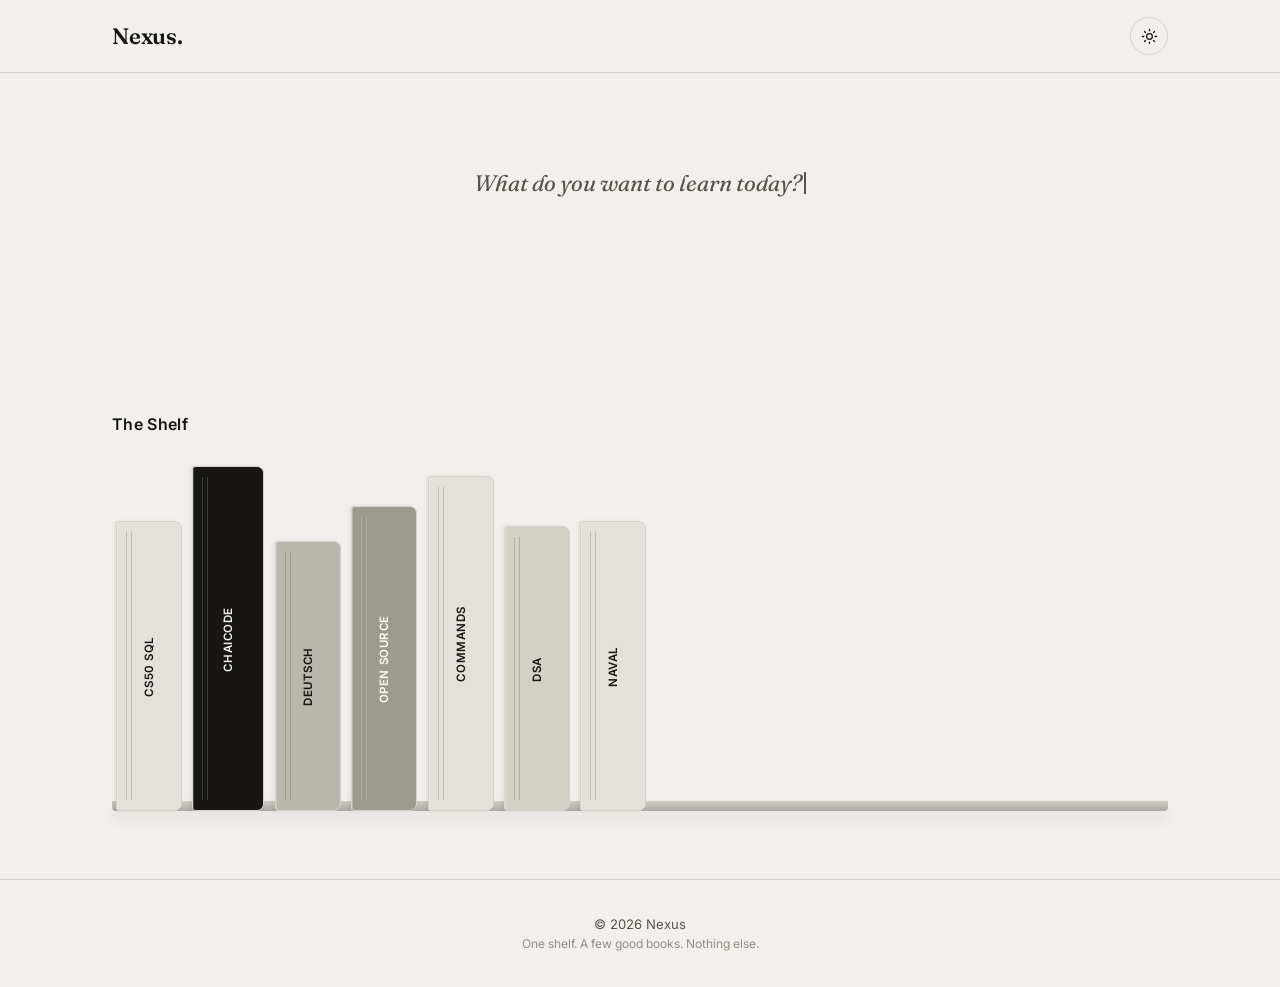
<file: index.html>
<!DOCTYPE html>
<html lang="en">
<head>
  <meta charset="UTF-8" />
  <meta name="viewport" content="width=device-width, initial-scale=1.0" />
  <title>Nexus — My Personal Learning Zone</title>
  <meta name="description" content="Nexus is a personal learning shelf — the handful of courses, books, and references I'm actually using right now." />

  <link rel="preconnect" href="https://fonts.googleapis.com" />
  <link rel="preconnect" href="https://fonts.gstatic.com" crossorigin />
  <link href="https://fonts.googleapis.com/css2?family=Fraunces:ital,opsz,wght@0,9..144,500;0,9..144,600;1,9..144,500&family=Inter:wght@400;500;600;700&display=swap" rel="stylesheet" />

  <link rel="stylesheet" href="css/style.css?v=2" />
</head>
<body>

  <!-- ============================== HEADER ============================== -->
  <header class="site-header">
    <div class="container">
      <a href="index.html" class="logo">Nexus.</a>
      <button id="theme-toggle" class="icon-btn" aria-label="Toggle dark mode" aria-pressed="false">
        <svg viewBox="0 0 24 24" fill="none" stroke="currentColor" stroke-width="1.8" stroke-linecap="round">
          <circle cx="12" cy="12" r="4"/>
          <path d="M12 2v2M12 20v2M4.9 4.9l1.4 1.4M17.7 17.7l1.4 1.4M2 12h2M20 12h2M4.9 19.1l1.4-1.4M17.7 6.3l1.4-1.4"/>
        </svg>
      </button>
    </div>
  </header>

  <!-- ================================ BODY ================================ -->
  <main class="site-main">

    <!-- Hero: one typed question, then the mark. No further copy needed. -->
    <section class="hero">
      <div class="container">
        <p class="hero-line" id="hero-line"></p>
        <h1 id="hero-title">Nexus.</h1>
        <p class="tagline" id="hero-tagline">My personal learning zone</p>
      </div>
    </section>

    <!-- The Shelf -->
    <section class="shelf-section">
      <div class="container">
        <div class="shelf-label">
          <h2>The Shelf</h2>
          <span class="shelf-hint" id="shelf-hint">
            Scroll to browse
            <svg viewBox="0 0 24 24" fill="none" stroke="currentColor" stroke-width="2" stroke-linecap="round">
              <path d="M9 6l6 6-6 6"/>
            </svg>
          </span>
        </div>
        <div class="shelf-wrap">
          <div class="shelf" id="shelf" aria-label="Resource shelf — click a book to read more">
            <!-- Spines injected here by js/app.js from js/data.js -->
          </div>
        </div>
      </div>
    </section>

  </main>

  <!-- ============================== FOOTER ============================== -->
  <footer class="site-footer">
    <div class="container">
      <p class="copyright">© 2026 Nexus</p>
      <p class="credit">One shelf. A few good books. Nothing else.</p>
    </div>
  </footer>

  <!-- Reading panel: opens when a book is pulled off the shelf -->
  <div class="panel-backdrop" id="panel-backdrop">
    <div class="panel" id="panel"></div>
  </div>

  <script src="js/theme.js?v=2"></script>
  <script src="js/data.js?v=2"></script>
  <script src="js/app.js?v=2"></script>
</body>
</html>
</file>
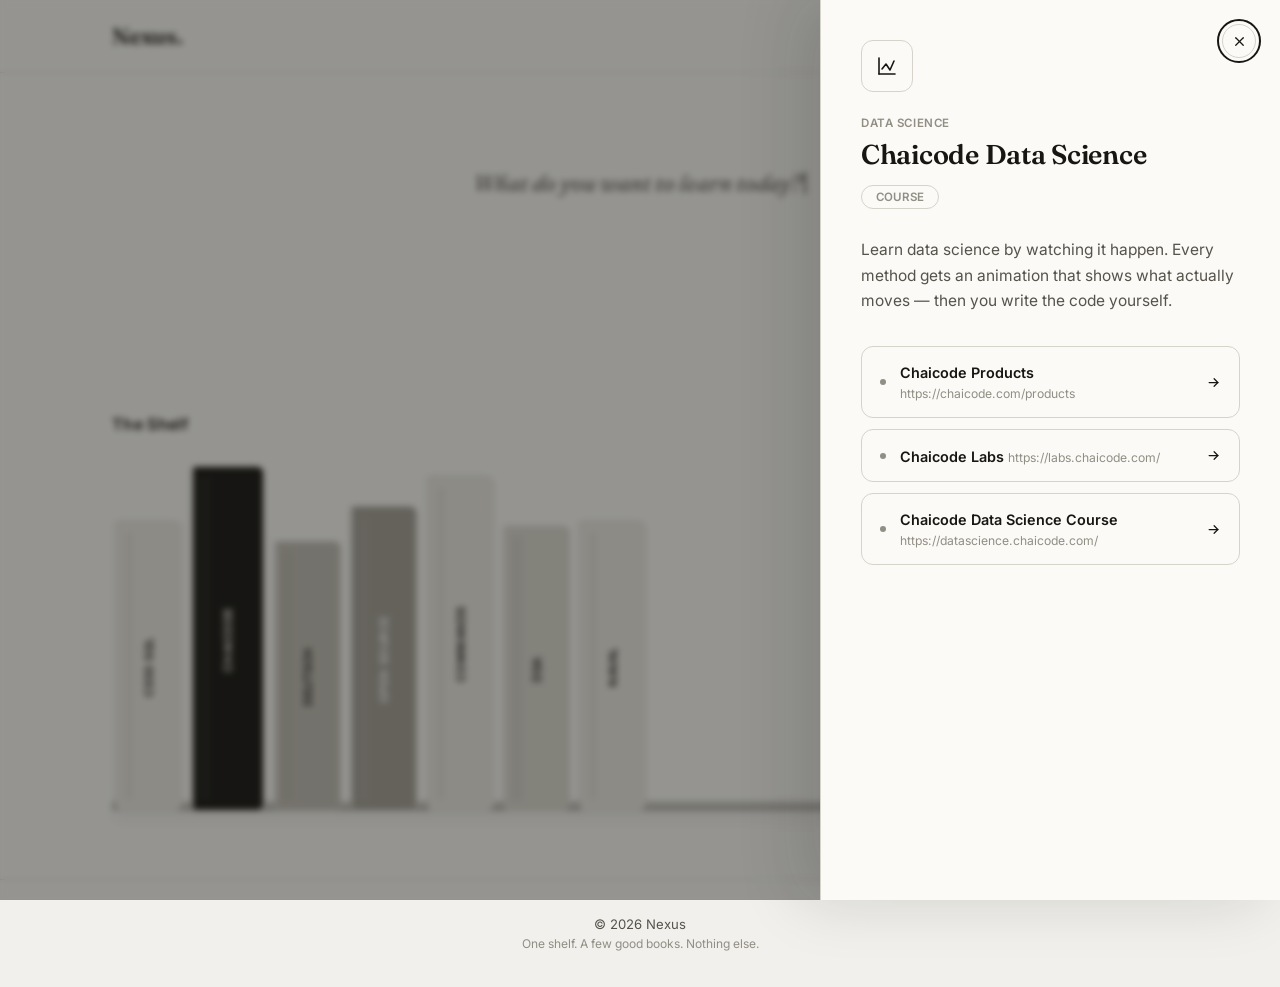
<file: chaicode.html>
<!DOCTYPE html>
<html lang="en">
<head>
  <meta charset="UTF-8" />
  <title>Redirecting… — Nexus</title>
  <meta http-equiv="refresh" content="0; url=index.html#chaicode-data-science" />
  <link rel="canonical" href="index.html#chaicode-data-science" />
</head>
<body>
  <!-- Chaicode now lives on the shelf itself — see index.html.
       This file exists only so old bookmarks/links still land somewhere. -->
  <p>Redirecting to <a href="index.html#chaicode-data-science">Nexus — Chaicode Data Science</a>…</p>
  <script>window.location.replace("index.html#chaicode-data-science");</script>
</body>
</html>
</file>
<file: css/style.css>
/* ==========================================================================
   NEXUS — Design Tokens
   ---------------------------------------------------------------------------
   The idea: this isn't a dashboard of cards pretending to be a SaaS
   product. It's a bookshelf. Every resource is a spine. You scan it,
   you pull one out, you read what it's about, you go read the real
   thing. Paper and graphite, not "cards and shadows."
   ========================================================================== */

:root {
  /* Paper + ink */
  --paper: #f1f0ec;
  --paper-dim: #e7e5df;
  --ink: #171613;
  --ink-soft: #56534b;
  --ink-faint: #918e83;
  --line: #d6d3ca;
  --line-strong: #171613;

  /* The shelf itself (silver ledge the books rest on) */
  --shelf-metal-a: #cfcdc6;
  --shelf-metal-b: #a9a7a0;

  /* Spine tones — a grey/silver ramp, warm paper cast, not cold UI-grey */
  --spine-1: #e3e1da;
  --spine-2: #d3d0c7;
  --spine-3: #b9b6ac;
  --spine-4: #9d9a90;
  --spine-5: #171613; /* graphite — the one dark spine, used sparingly */

  --surface: #fbfaf7;
  --shadow: rgba(23, 22, 19, 0.14);
  --shadow-soft: rgba(23, 22, 19, 0.07);

  --font-display: "Fraunces", "Iowan Old Style", Georgia, serif;
  --font-body: "Inter", -apple-system, BlinkMacSystemFont, "Segoe UI", sans-serif;

  --container: 1120px;
  --ease: cubic-bezier(0.16, 1, 0.3, 1);
}

[data-theme="dark"] {
  --paper: #131211;
  --paper-dim: #1a1917;
  --ink: #f1efe9;
  --ink-soft: #a8a49a;
  --ink-faint: #6b6862;
  --line: #2c2a26;
  --line-strong: #f1efe9;

  --shelf-metal-a: #35332f;
  --shelf-metal-b: #221f1c;

  --spine-1: #2a2825;
  --spine-2: #35332e;
  --spine-3: #423f38;
  --spine-4: #55514a;
  --spine-5: #f1efe9; /* graphite spine inverts to paper in dark mode */

  --surface: #1a1917;
  --shadow: rgba(0, 0, 0, 0.5);
  --shadow-soft: rgba(0, 0, 0, 0.3);
}

/* ==========================================================================
   Reset
   ========================================================================== */
* { margin: 0; padding: 0; box-sizing: border-box; }
html { scroll-behavior: smooth; }

body {
  background: var(--paper);
  color: var(--ink);
  font-family: var(--font-body);
  min-height: 100vh;
  display: flex;
  flex-direction: column;
  -webkit-font-smoothing: antialiased;
  transition: background 400ms var(--ease), color 400ms var(--ease);
  overflow-x: hidden;
}

a { color: inherit; text-decoration: none; }
button { font: inherit; cursor: pointer; background: none; border: none; color: inherit; }

.container {
  width: 100%;
  max-width: var(--container);
  margin: 0 auto;
  padding: 0 2rem;
}

:focus-visible { outline: 2px solid var(--line-strong); outline-offset: 3px; }

.sr-only {
  position: absolute; width: 1px; height: 1px;
  overflow: hidden; clip: rect(0,0,0,0); white-space: nowrap;
}

/* ==========================================================================
   HEADER
   ========================================================================== */
.site-header {
  position: sticky;
  top: 0;
  z-index: 20;
  background: var(--paper);
  border-bottom: 1px solid var(--line);
  transition: background 400ms var(--ease), border-color 400ms var(--ease);
}

.site-header .container {
  display: flex;
  align-items: center;
  justify-content: space-between;
  height: 72px;
}

.logo {
  font-family: var(--font-display);
  font-size: 1.4rem;
  font-weight: 600;
  letter-spacing: -0.01em;
}

.icon-btn {
  display: inline-flex;
  align-items: center;
  justify-content: center;
  width: 38px;
  height: 38px;
  border-radius: 50%;
  border: 1px solid var(--line);
  color: var(--ink);
  transition: border-color 250ms var(--ease), transform 400ms var(--ease);
}

.icon-btn:hover { border-color: var(--line-strong); transform: rotate(24deg); }
.icon-btn svg { width: 17px; height: 17px; stroke: currentColor; }

/* ==========================================================================
   HERO — a single typed line, then the mark. One breath, then it's gone.
   ========================================================================== */
.hero {
  padding: 6rem 0 4.5rem;
  text-align: center;
}

.hero-line {
  font-family: var(--font-display);
  font-style: italic;
  font-size: clamp(1.05rem, 2.4vw, 1.4rem);
  color: var(--ink-soft);
  min-height: 1.6em;
}

.hero-line .cursor {
  display: inline-block;
  width: 2px;
  height: 1em;
  background: var(--ink-soft);
  margin-left: 2px;
  vertical-align: -0.15em;
  animation: blink 1s step-end infinite;
}

.hero-line.done .cursor { display: none; }

@keyframes blink { 50% { opacity: 0; } }

.hero h1 {
  font-family: var(--font-display);
  font-weight: 600;
  font-size: clamp(3.2rem, 9vw, 6rem);
  letter-spacing: -0.02em;
  line-height: 1;
  margin-top: 0.6rem;
  opacity: 0;
  transform: translateY(14px);
}

.hero h1.reveal {
  animation: rise 700ms var(--ease) forwards;
}

@keyframes rise {
  to { opacity: 1; transform: translateY(0); }
}

.hero .tagline {
  margin-top: 0.75rem;
  color: var(--ink-faint);
  font-size: 1rem;
  opacity: 0;
}

.hero .tagline.reveal {
  animation: rise 700ms var(--ease) 120ms forwards;
}

@media (prefers-reduced-motion: reduce) {
  .hero-line .cursor { display: none; }
  .hero h1, .hero .tagline { opacity: 1; transform: none; animation: none; }
}

/* ==========================================================================
   THE SHELF — the signature element.
   A real shelf: books of different widths and heights, resting on a
   silver ledge, scanned by scrolling sideways rather than scrolled
   past in an infinite vertical feed.
   ========================================================================== */
.shelf-section { padding-bottom: 2.5rem; }

.shelf-label {
  display: flex;
  align-items: baseline;
  justify-content: space-between;
  padding-bottom: 1.5rem;
}

.shelf-label h2 {
  font-size: 1rem;
  font-weight: 600;
  letter-spacing: 0.02em;
}

.shelf-hint {
  font-size: 0.78rem;
  color: var(--ink-faint);
  display: flex;
  align-items: center;
  gap: 0.35rem;
  transition: opacity 500ms var(--ease);
}

.shelf-hint svg { width: 13px; height: 13px; animation: nudge 1.6s ease-in-out infinite; }

@keyframes nudge {
  0%, 100% { transform: translateX(0); }
  50% { transform: translateX(4px); }
}

.shelf-hint.hidden { opacity: 0; pointer-events: none; }

.shelf-wrap { position: relative; }

.shelf {
  display: flex;
  align-items: flex-end;
  gap: 0.65rem;
  overflow-x: auto;
  scroll-snap-type: x proximity;
  padding: 0.5rem 0.25rem 1.75rem;
  scrollbar-width: thin;
  scrollbar-color: var(--ink-faint) transparent;
}

.shelf::-webkit-scrollbar { height: 6px; }
.shelf::-webkit-scrollbar-thumb { background: var(--line); border-radius: 4px; }
.shelf::-webkit-scrollbar-track { background: transparent; }

.shelf::after {
  content: "";
  position: absolute;
  left: 0; right: 0; bottom: 1.75rem;
  height: 10px;
  background: linear-gradient(180deg, var(--shelf-metal-a), var(--shelf-metal-b));
  border-radius: 0 0 4px 4px;
  box-shadow: 0 8px 16px var(--shadow-soft);
  z-index: 0;
}

.spine {
  position: relative;
  z-index: 1;
  scroll-snap-align: start;
  flex-shrink: 0;
  width: 66px;
  border-radius: 3px 7px 7px 3px;
  border: 1px solid var(--line);
  display: flex;
  align-items: center;
  justify-content: center;
  padding: 1.1rem 0;
  cursor: pointer;
  transition: transform 380ms var(--ease), box-shadow 380ms var(--ease);
  box-shadow: 1px 0 0 rgba(255,255,255,0.25) inset, -2px 0 4px var(--shadow-soft);
}

.spine::before {
  content: "";
  position: absolute;
  top: 10px; bottom: 10px; left: 9px;
  width: 1px;
  background: currentColor;
  opacity: 0.18;
}

.spine::after {
  content: "";
  position: absolute;
  top: 10px; bottom: 10px; left: 14px;
  width: 1px;
  background: currentColor;
  opacity: 0.18;
}

.spine span {
  writing-mode: vertical-rl;
  transform: rotate(180deg);
  font-size: 0.72rem;
  font-weight: 600;
  letter-spacing: 0.05em;
  text-transform: uppercase;
  white-space: nowrap;
}

.spine:hover,
.spine:focus-visible {
  transform: translateY(-16px);
  box-shadow: 0 18px 28px var(--shadow);
}

.spine:nth-child(6n+1) { height: 290px; background: var(--spine-1); color: var(--ink); }
.spine:nth-child(6n+2) { height: 320px; background: var(--spine-2); color: var(--ink); }
.spine:nth-child(6n+3) { height: 270px; background: var(--spine-3); color: var(--ink); }
.spine:nth-child(6n+4) { height: 305px; background: var(--spine-4); color: var(--surface); }
.spine:nth-child(6n+5) { height: 335px; background: var(--spine-1); color: var(--ink); }
.spine:nth-child(6n+6) { height: 285px; background: var(--spine-2); color: var(--ink); }

.spine.featured {
  background: var(--spine-5);
  color: var(--paper);
  height: 345px;
  width: 72px;
}

@media (max-width: 620px) {
  .spine { width: 56px; }
  .spine span { font-size: 0.65rem; }
}

/* ==========================================================================
   READING PANEL — the "pull a book off the shelf" overlay
   ========================================================================== */
.panel-backdrop {
  position: fixed;
  inset: 0;
  background: rgba(23, 22, 19, 0.42);
  backdrop-filter: blur(3px);
  opacity: 0;
  pointer-events: none;
  transition: opacity 320ms var(--ease);
  z-index: 30;
}

.panel-backdrop.open { opacity: 1; pointer-events: auto; }

.panel {
  position: fixed;
  left: 50%;
  bottom: 0;
  transform: translate(-50%, 100%);
  width: min(560px, 100%);
  max-height: 84vh;
  overflow-y: auto;
  background: var(--surface);
  border-radius: 20px 20px 0 0;
  border: 1px solid var(--line);
  border-bottom: none;
  box-shadow: 0 -20px 60px var(--shadow);
  padding: 2rem 2rem 2.5rem;
  transition: transform 420ms var(--ease);
  z-index: 31;
}

.panel-backdrop.open .panel { transform: translate(-50%, 0); }

@media (min-width: 720px) {
  .panel {
    left: auto; right: 0; bottom: 0; top: 0;
    transform: translateX(100%);
    width: min(460px, 92vw);
    max-height: none;
    border-radius: 0;
    border: none;
    border-left: 1px solid var(--line);
    box-shadow: -20px 0 60px var(--shadow);
    padding: 2.5rem 2.5rem 3rem;
  }
  .panel-backdrop.open .panel { transform: translateX(0); }
}

.panel-close {
  position: absolute;
  top: 1.5rem;
  right: 1.5rem;
  width: 34px;
  height: 34px;
  border-radius: 50%;
  border: 1px solid var(--line);
  display: flex;
  align-items: center;
  justify-content: center;
  transition: border-color 250ms var(--ease), transform 250ms var(--ease);
}

.panel-close:hover { border-color: var(--line-strong); transform: rotate(90deg); }
.panel-close svg { width: 15px; height: 15px; stroke: currentColor; }

.panel-icon {
  width: 52px;
  height: 52px;
  border-radius: 12px;
  border: 1px solid var(--line);
  display: flex;
  align-items: center;
  justify-content: center;
  margin-bottom: 1.5rem;
}

.panel-icon svg {
  width: 24px; height: 24px;
  stroke: var(--ink); fill: none;
  stroke-width: 1.6; stroke-linecap: round; stroke-linejoin: round;
}

.panel .eyebrow {
  font-size: 0.72rem;
  font-weight: 600;
  letter-spacing: 0.05em;
  text-transform: uppercase;
  color: var(--ink-faint);
  margin-bottom: 0.5rem;
}

.panel h3 {
  font-family: var(--font-display);
  font-size: 1.7rem;
  font-weight: 600;
  letter-spacing: -0.01em;
  line-height: 1.2;
  margin-bottom: 0.9rem;
  padding-right: 2rem;
}

.panel .desc {
  color: var(--ink-soft);
  font-size: 0.97rem;
  line-height: 1.65;
  margin-bottom: 2rem;
}

.panel .type-tag {
  display: inline-block;
  font-size: 0.72rem;
  font-weight: 600;
  letter-spacing: 0.03em;
  text-transform: uppercase;
  color: var(--ink-faint);
  border: 1px solid var(--line);
  border-radius: 50px;
  padding: 0.25rem 0.85rem;
  margin-bottom: 1.75rem;
}

.panel-cta {
  display: inline-flex;
  align-items: center;
  gap: 0.5rem;
  background: var(--ink);
  color: var(--paper);
  padding: 0.85rem 1.5rem;
  border-radius: 50px;
  font-size: 0.9rem;
  font-weight: 600;
  transition: gap 250ms var(--ease), transform 250ms var(--ease);
}

.panel-cta:hover { gap: 0.75rem; transform: translateY(-2px); }
.panel-cta svg { width: 15px; height: 15px; }

.panel-links { display: flex; flex-direction: column; gap: 0.7rem; }

.panel-link-row {
  display: flex;
  align-items: center;
  gap: 0.9rem;
  border: 1px solid var(--line);
  border-radius: 12px;
  padding: 0.95rem 1.1rem;
  transition: border-color 250ms var(--ease), transform 250ms var(--ease);
}

.panel-link-row:hover { border-color: var(--line-strong); transform: translateX(3px); }

.panel-link-row .dot {
  width: 6px; height: 6px; border-radius: 50%;
  background: var(--ink-faint); flex-shrink: 0;
  transition: background 250ms var(--ease);
}

.panel-link-row:hover .dot { background: var(--ink); }

.panel-link-row .meta { flex-grow: 1; }
.panel-link-row .title { font-weight: 600; font-size: 0.9rem; margin-bottom: 0.1rem; }
.panel-link-row .url { font-size: 0.76rem; color: var(--ink-faint); }
.panel-link-row svg { width: 15px; height: 15px; flex-shrink: 0; transition: transform 250ms var(--ease); }
.panel-link-row:hover svg { transform: translateX(3px); }

/* ==========================================================================
   FOOTER
   ========================================================================== */
.site-footer {
  border-top: 1px solid var(--line);
  padding: 2.25rem 0;
  text-align: center;
  margin-top: auto;
}

.site-footer .copyright {
  font-size: 0.82rem;
  color: var(--ink-soft);
  margin-bottom: 0.25rem;
}

.site-footer .credit {
  font-size: 0.75rem;
  color: var(--ink-faint);
}

@media (prefers-reduced-motion: reduce) {
  * { transition: none !important; animation: none !important; }
}
</file>
